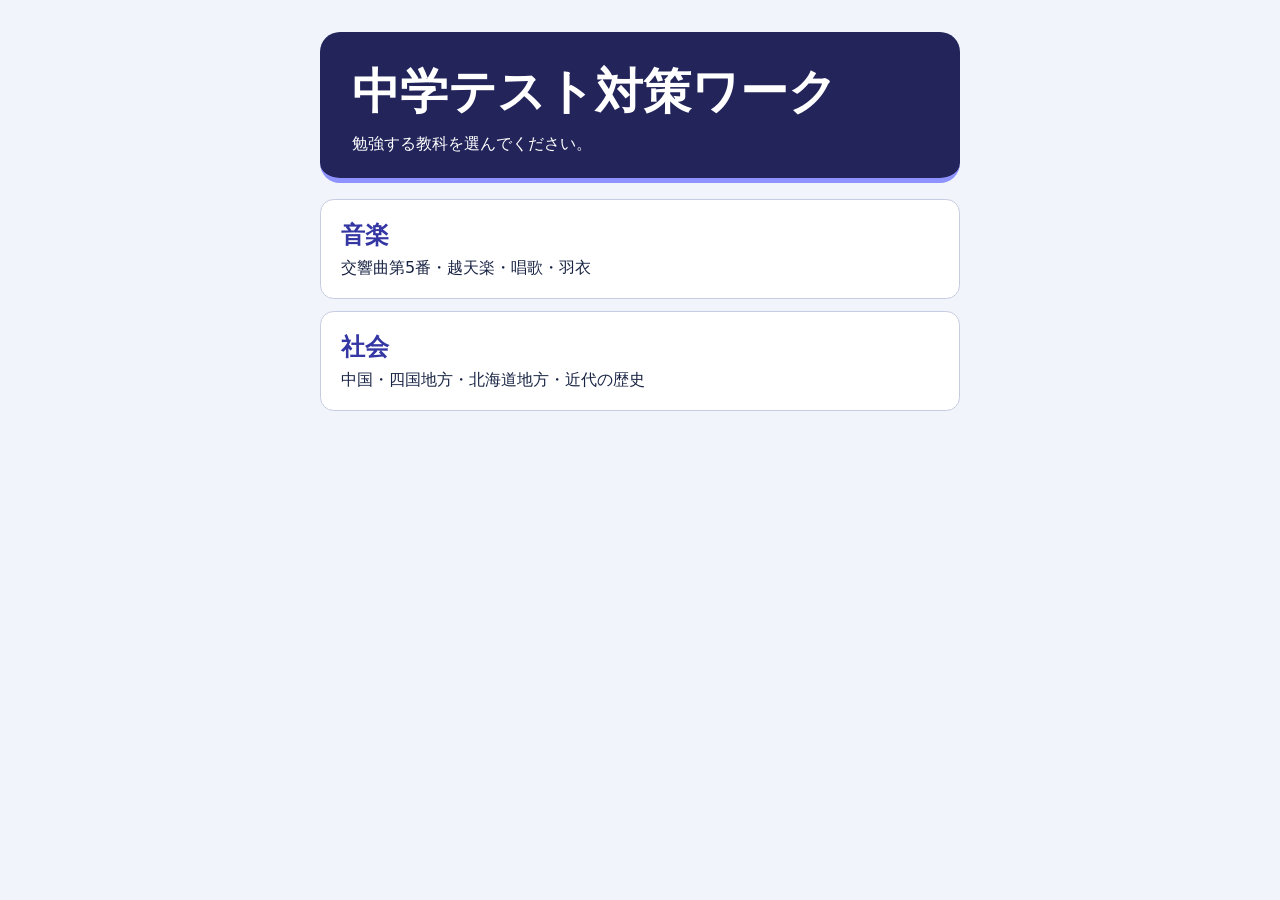
<file: index.html>
<!doctype html>
<html lang="ja">
<head>
<meta charset="utf-8">
<meta name="viewport" content="width=device-width, initial-scale=1">
<title>中学テスト対策ワーク</title>
<link rel="stylesheet" href="./style.css">
</head>
<body>
<main>
<header><h1>中学テスト対策ワーク</h1><p>勉強する教科を選んでください。</p></header>
<nav class="subjects" aria-label="教科">
<a href="./music.html"><strong>音楽</strong><span>交響曲第5番・越天楽・唱歌・羽衣</span></a>
<a href="./social.html"><strong>社会</strong><span>中国・四国地方・北海道地方・近代の歴史</span></a>
</nav>
</main>
</body>
</html>
</file>
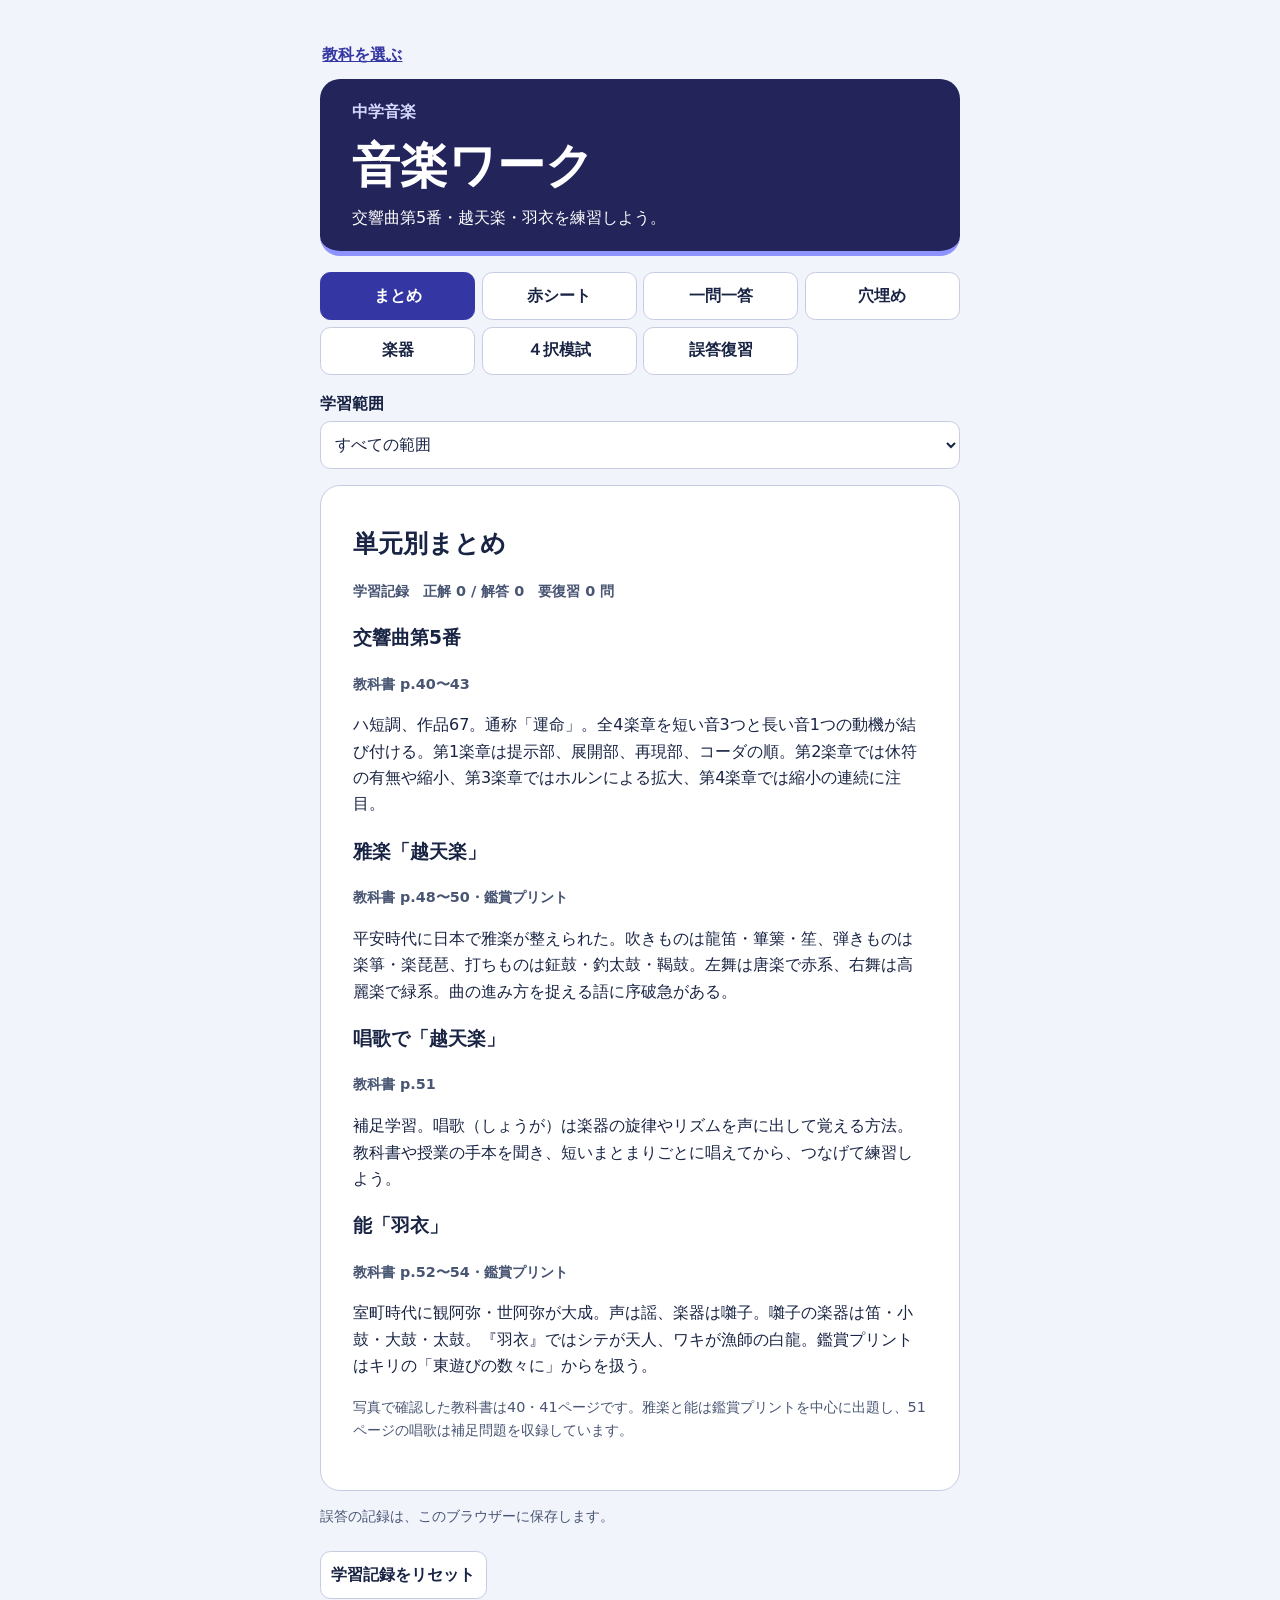
<file: music.html>
<!doctype html>
<html lang="ja">
<head>
<meta charset="utf-8">
<meta name="viewport" content="width=device-width, initial-scale=1">
<meta name="color-scheme" content="light">
<title>中学音楽ワーク</title>
<link rel="stylesheet" href="./style.css">
<script defer src="./questions.js"></script>
<script defer src="./app.js"></script>
</head>
<body>
<main>
<a class="back" href="./index.html">教科を選ぶ</a>
<header><p class="label">中学音楽</p><h1>音楽ワーク</h1><p>交響曲第5番・越天楽・羽衣を練習しよう。</p></header>
<nav aria-label="学習モード">
<button type="button" data-mode="summary" aria-pressed="true">まとめ</button>
<button type="button" data-mode="cards" aria-pressed="false">赤シート</button>
<button type="button" data-mode="short" aria-pressed="false">一問一答</button>
<button type="button" data-mode="fill" aria-pressed="false">穴埋め</button>
<button type="button" data-mode="instrument" aria-pressed="false">楽器</button>
<button type="button" data-mode="choice" aria-pressed="false">４択模試</button>
<button type="button" data-mode="review" aria-pressed="false">誤答復習</button>
</nav>
<div class="filter"><label for="unit">学習範囲</label><select id="unit"><option value="all">すべての範囲</option></select></div>
<section id="panel" aria-label="学習ワーク"></section>
<p class="note">誤答の記録は、このブラウザーに保存します。</p>
<p id="storage-note" class="note" hidden>この環境では、誤答の記録はページを開いている間だけ保持されます。</p>
<button type="button" id="reset">学習記録をリセット</button>
</main>
</body>
</html>
</file>
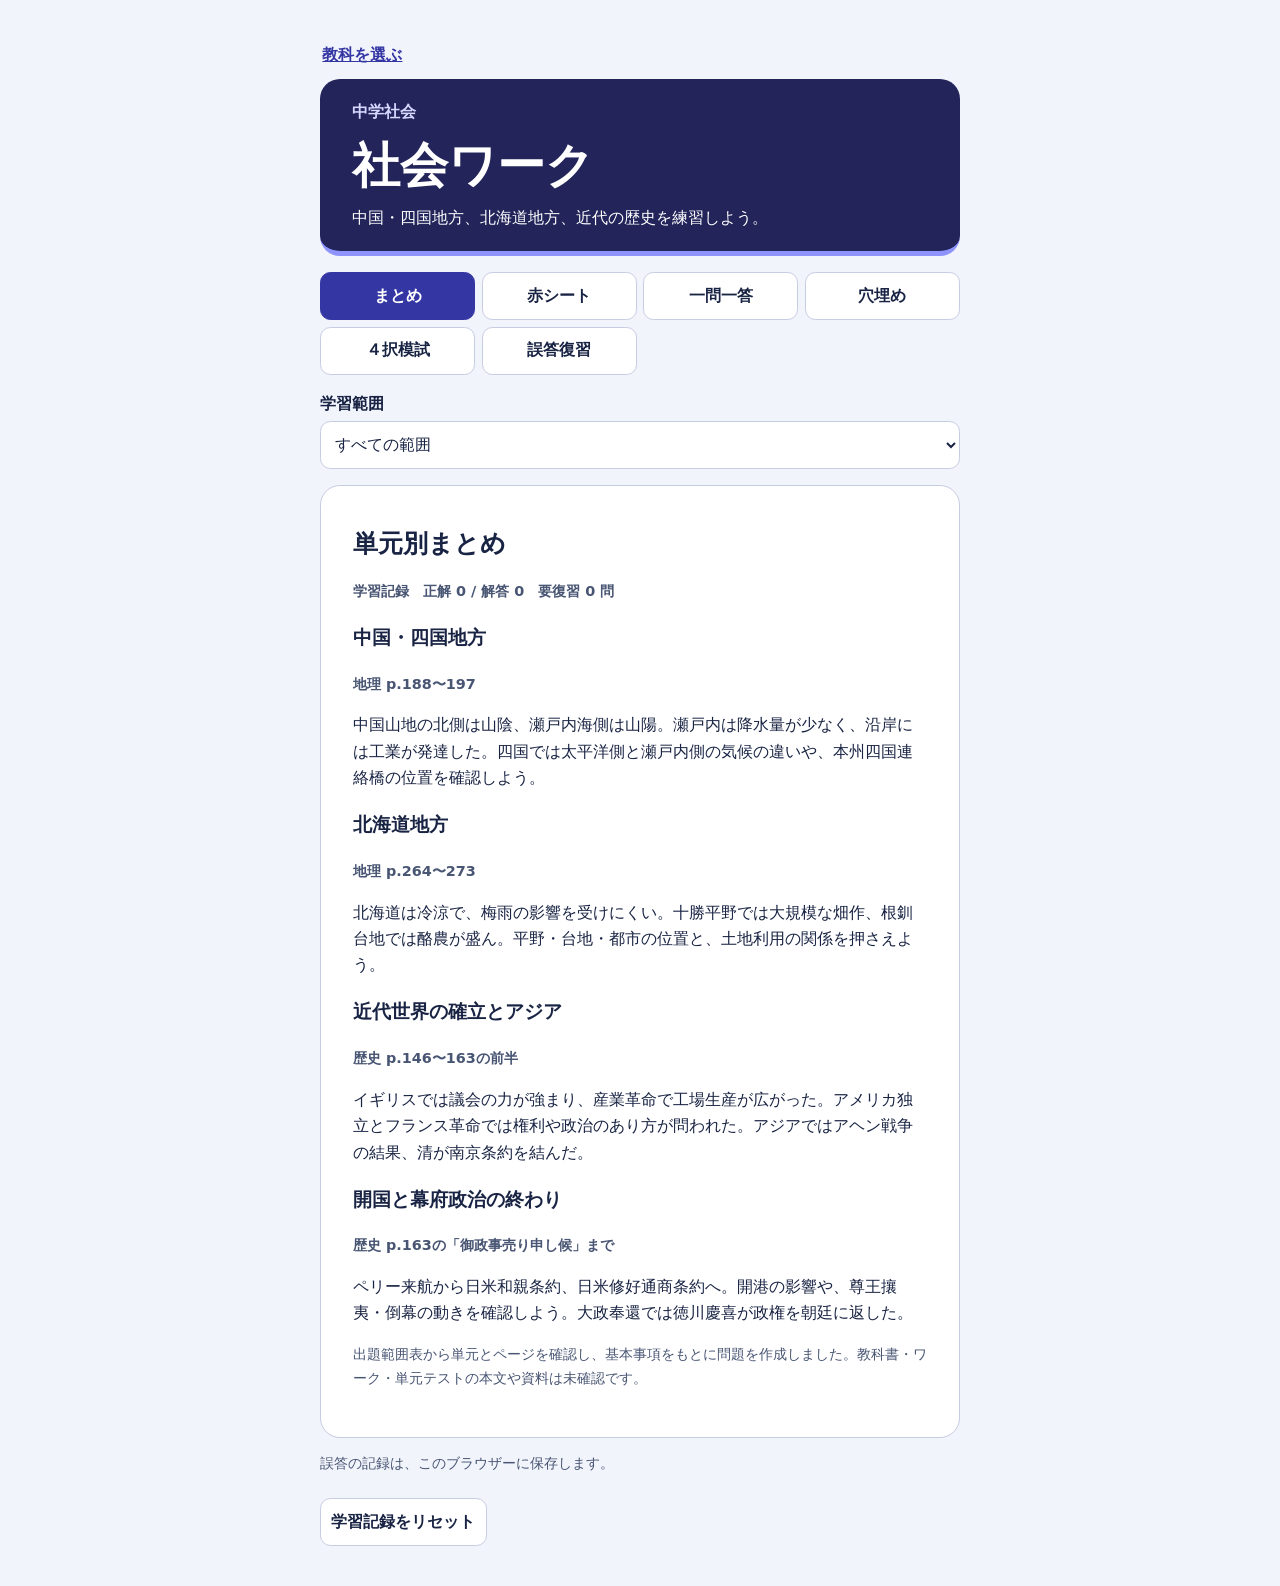
<file: social.html>
<!doctype html>
<html lang="ja">
<head>
<meta charset="utf-8">
<meta name="viewport" content="width=device-width, initial-scale=1">
<meta name="color-scheme" content="light">
<title>中学社会ワーク</title>
<link rel="stylesheet" href="./style.css">
<script defer src="./social.js"></script>
<script defer src="./app.js"></script>
</head>
<body>
<main>
<a class="back" href="./index.html">教科を選ぶ</a>
<header><p class="label">中学社会</p><h1>社会ワーク</h1><p>中国・四国地方、北海道地方、近代の歴史を練習しよう。</p></header>
<nav aria-label="学習モード">
<button type="button" data-mode="summary" aria-pressed="true">まとめ</button>
<button type="button" data-mode="cards" aria-pressed="false">赤シート</button>
<button type="button" data-mode="short" aria-pressed="false">一問一答</button>
<button type="button" data-mode="fill" aria-pressed="false">穴埋め</button>
<button type="button" data-mode="choice" aria-pressed="false">４択模試</button>
<button type="button" data-mode="review" aria-pressed="false">誤答復習</button>
</nav>
<div class="filter"><label for="unit">学習範囲</label><select id="unit"><option value="all">すべての範囲</option></select></div>
<section id="panel" aria-label="学習ワーク"></section>
<p class="note">誤答の記録は、このブラウザーに保存します。</p>
<p id="storage-note" class="note" hidden>この環境では、誤答の記録はページを開いている間だけ保持されます。</p>
<button type="button" id="reset">学習記録をリセット</button>
</main>
</body>
</html>
</file>
<file: style.css>
:root {
  font-family: system-ui, sans-serif;
  color: #192444;
  background: #f2f4fb;
  line-height: 1.65;
  --ink: #192444;
  --accent: #3437a3;
  --line: #c6cce1;
}
* { box-sizing: border-box; }
body { margin: 0; }
main { width: min(100%, 44rem); margin: auto; padding: clamp(1rem, 4vw, 2rem); }
header {
  background: #22245a; color: white; border-radius: 1.25rem;
  padding: 1.25rem clamp(1rem, 5vw, 2rem);
  border-bottom: .35rem solid #8e93ff;
}
header p, h1 { margin: 0; }
h1 { font-size: clamp(2rem, 7vw, 3rem); }
.label { color: #d7d8ff; font-weight: 700; }
nav { display: grid; grid-template-columns: repeat(4,minmax(0,1fr)); gap: .4rem; margin: 1rem 0; }
button, input { font: inherit; min-height: 48px; }
button {
  border: 1px solid var(--line); background: #fff; color: var(--ink);
  padding: .55rem .65rem; border-radius: .65rem; cursor: pointer; font-weight: 700;
}
nav button { padding-inline: .2rem; }
button[aria-pressed="true"], .primary { background: var(--accent); color: #fff; border-color: var(--accent); }
button:disabled { opacity: .55; cursor: default; }
:focus-visible { outline: 3px solid #8050cc; outline-offset: 3px; }
section { background: #fff; border: 1px solid var(--line); border-radius: 1.25rem; padding: clamp(1rem, 5vw, 2rem); }
h2 { margin: .35rem 0 1rem; font-size: clamp(1.2rem, 4vw, 1.55rem); overflow-wrap: anywhere; }
.note, .meta { color: #485573; font-size: .9rem; }
.meta { margin: 0; font-weight: 700; }
.actions { display: flex; flex-wrap: wrap; gap: .55rem; margin-top: 1rem; }
form { display: grid; gap: .6rem; }
input { width: 100%; border: 1px solid #6a7490; border-radius: .55rem; padding: .45rem .7rem; color: inherit; background: white; }
.option { text-align: left; }
.feedback { margin-top: 1rem; overflow-wrap: anywhere; }
.feedback p { margin: 0; }
.correct, .incorrect { padding: .7rem .85rem; border-radius: .6rem; }
.correct { background: #e1f5e9; color: #154b36; }
.incorrect { background: #fff0e3; color: #7b3715; }
.filter { display: grid; gap: .25rem; margin-bottom: 1rem; }
.filter label { font-weight: 700; }
select { font: inherit; min-height: 48px; width: 100%; padding: .45rem .65rem; border-radius: .65rem; border: 1px solid var(--line); color: var(--ink); background: #fff; }
.red-sheet { color: #fff; background: #a62a49; border-color: #a62a49; width: 100%; }
.card-answer { color: #8a2040; font-weight: 800; font-size: 1.35rem; }
progress { width: 100%; accent-color: var(--accent); }
#reset { margin: .5rem 0; }
@media (max-width: 350px) { nav { grid-template-columns: repeat(3,minmax(0,1fr)); } }
select { min-width: 0; max-width: 100%; }
.option { min-width: 0; overflow-wrap: anywhere; }
.back { display: inline-block; padding: .65rem .15rem; color: var(--accent); font-weight: 700; }
.subjects { display: grid; grid-template-columns: 1fr; gap: .75rem; }
.subjects a { display: grid; padding: 1rem 1.25rem; border: 1px solid var(--line); border-radius: .85rem; background: #fff; color: var(--ink); text-decoration: none; }
.subjects a strong { font-size: 1.5rem; color: var(--accent); }
</file>
